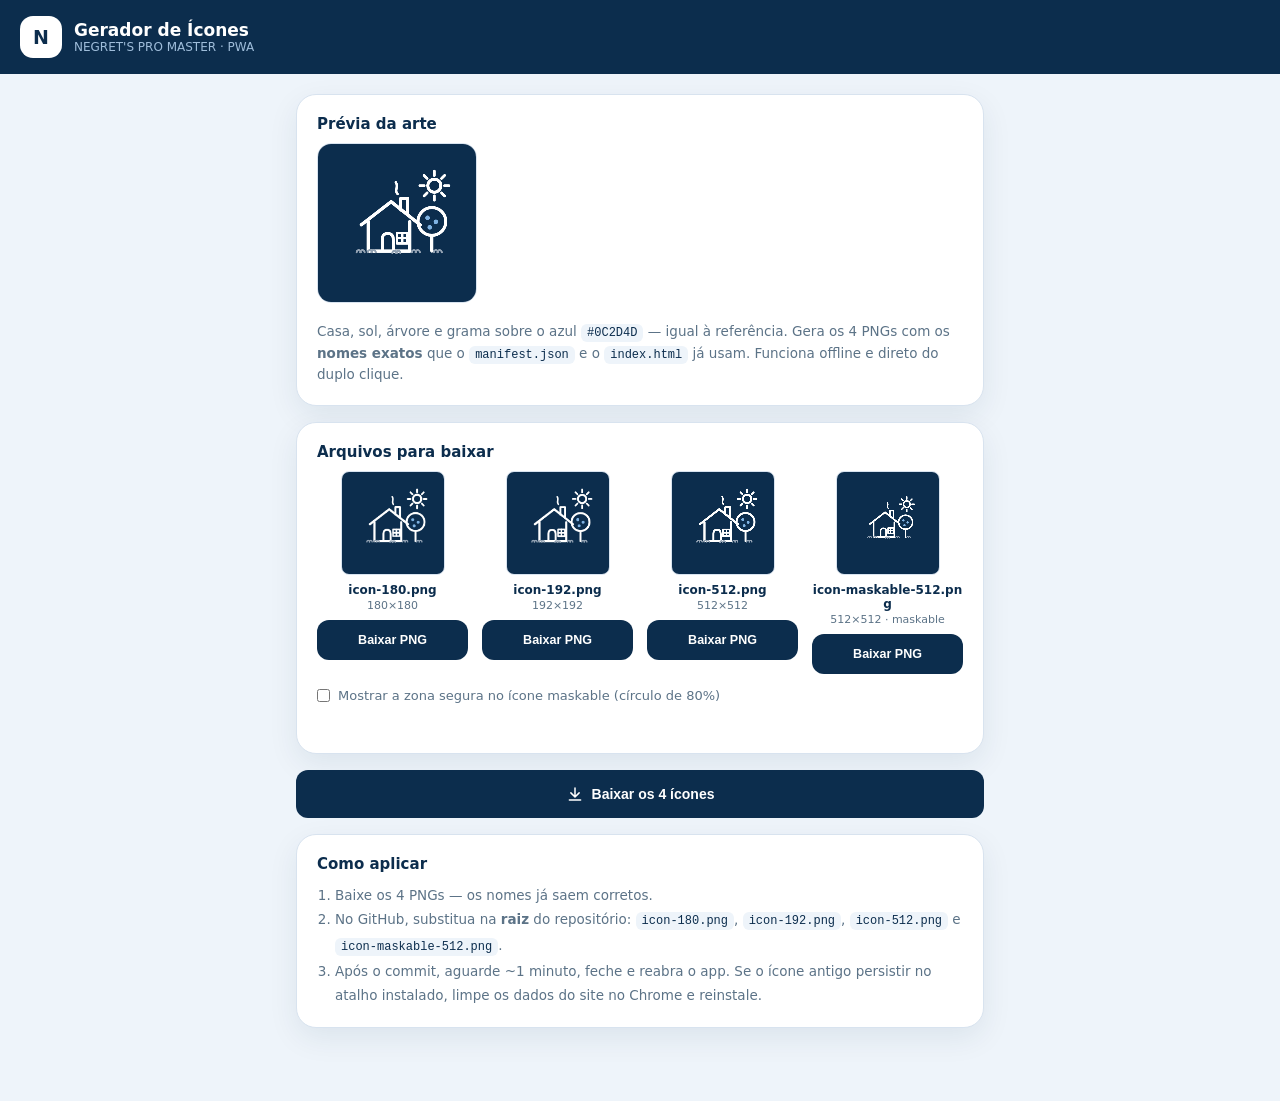
<file: gerador-icones.html>
<!DOCTYPE html>
<html lang="pt-BR">
<head>
<meta charset="UTF-8">
<meta name="viewport" content="width=device-width, initial-scale=1">
<meta name="theme-color" content="#0C2D4D">
<title>Gerador de Ícones · NEGRET'S PRO MASTER</title>
<style>
  :root{ --navy:#0C2D4D; --navy2:#123A61; --bg:#EEF4FA; --line:#D8E3EF; --ink:#13293D;
         --muted:#5C7387; --r:20px; }
  *{ margin:0; padding:0; box-sizing:border-box; }
  body{ font-family:'Segoe UI', system-ui, Arial, sans-serif; background:var(--bg); color:var(--ink); min-height:100vh; }
  header{ background:var(--navy); color:#fff; padding:16px 20px; display:flex; align-items:center; gap:12px; }
  .badge{ width:42px; height:42px; border-radius:13px; background:#fff; color:var(--navy);
          display:grid; place-items:center; font-weight:800; font-size:19px; }
  header h1{ font-size:17px; } header p{ font-size:12px; color:#9FBDDA; }
  main{ max-width:720px; margin:0 auto; padding:20px 16px 60px; }
  .card{ background:#fff; border:1px solid var(--line); border-radius:var(--r); padding:20px;
         box-shadow:0 10px 30px rgba(12,45,77,.08); margin-bottom:16px; }
  h2{ font-size:15px; color:var(--navy); margin-bottom:10px; }
  .lead{ font-size:13.5px; color:var(--muted); line-height:1.55; }
  .big{ display:flex; gap:18px; align-items:center; flex-wrap:wrap; }
  .big canvas{ width:160px; height:160px; border-radius:14px; border:1px solid var(--line); flex:none; }
  .grid{ display:grid; grid-template-columns:repeat(auto-fit, minmax(150px, 1fr)); gap:14px; }
  .out{ text-align:center; }
  .out canvas{ width:104px; height:104px; border-radius:8px; border:1px solid var(--line);
               display:block; margin:0 auto 8px; }
  .out b{ display:block; font-size:12px; color:var(--navy); word-break:break-all; }
  .out span{ font-size:11px; color:var(--muted); display:block; margin:2px 0 8px; }
  .btn{ height:48px; padding:0 18px; border-radius:12px; border:none; cursor:pointer;
        font-weight:700; font-size:14px; background:var(--navy); color:#fff;
        display:inline-flex; align-items:center; justify-content:center; gap:8px; }
  .btn:hover{ background:var(--navy2); }
  .btn.small{ height:40px; font-size:12.5px; padding:0 14px; }
  .btn.block{ width:100%; }
  label.chk{ display:flex; gap:8px; align-items:center; font-size:13px; color:var(--muted); margin-top:14px; }
  #status{ font-size:13px; margin-top:12px; min-height:18px; }
  .ok{ color:#1B7A43; font-weight:700; }
  ol{ margin:6px 0 0 18px; font-size:13.5px; color:var(--muted); line-height:1.8; }
  code{ background:var(--bg); padding:2px 6px; border-radius:6px; font-size:12px; color:var(--navy); }
</style>
</head>
<body>

<header>
  <div class="badge">N</div>
  <div><h1>Gerador de Ícones</h1><p>NEGRET'S PRO MASTER · PWA</p></div>
</header>

<main>
  <section class="card">
    <h2>Prévia da arte</h2>
    <div class="big">
      <canvas id="big" width="512" height="512"></canvas>
      <p class="lead">Casa, sol, árvore e grama sobre o azul <code>#0C2D4D</code> — igual à referência.
      Gera os 4 PNGs com os <b>nomes exatos</b> que o <code>manifest.json</code> e o
      <code>index.html</code> já usam. Funciona offline e direto do duplo clique.</p>
    </div>
  </section>

  <section class="card">
    <h2>Arquivos para baixar</h2>
    <div class="grid" id="outputs"></div>
    <label class="chk">
      <input type="checkbox" id="safe">
      Mostrar a zona segura no ícone maskable (círculo de 80%)
    </label>
    <div id="status"></div>
  </section>

  <button class="btn block" id="btn-all">
    <svg width="18" height="18" viewBox="0 0 24 24" fill="none" stroke="currentColor" stroke-width="2" stroke-linecap="round" stroke-linejoin="round"><path d="M12 4v11M6.5 10.5L12 16l5.5-5.5M4.5 20h15"/></svg>
    Baixar os 4 ícones
  </button>

  <section class="card" style="margin-top:16px">
    <h2>Como aplicar</h2>
    <ol>
      <li>Baixe os 4 PNGs — os nomes já saem corretos.</li>
      <li>No GitHub, substitua na <b>raiz</b> do repositório: <code>icon-180.png</code>,
          <code>icon-192.png</code>, <code>icon-512.png</code> e <code>icon-maskable-512.png</code>.</li>
      <li>Após o commit, aguarde ~1 minuto, feche e reabra o app. Se o ícone antigo persistir
          no atalho instalado, limpe os dados do site no Chrome e reinstale.</li>
    </ol>
  </section>
</main>

<script>
'use strict';

/* ============ paleta ============ */
const NAVY  = '#0C2D4D';  // fundo
const WHITE = '#FFFFFF';  // traços da casa, sol e árvore
const SKY   = '#7FB2E2';  // pontinhos azuis da árvore
const GRASS = '#93A2B3';  // tufos de grama

/* ============ os 4 ícones exigidos pelo manifest ============ */
const ICONS = [
  { file: 'icon-180.png',          size: 180, maskable: false },
  { file: 'icon-192.png',          size: 192, maskable: false },
  { file: 'icon-512.png',          size: 512, maskable: false },
  { file: 'icon-maskable-512.png', size: 512, maskable: true  }
];

/* ============ desenha a arte em um espaço de projeto 512×512 ============ */
function drawArtwork(ctx, size, contentScale){
  const k = (size / 512) * (contentScale || 1);
  ctx.save();
  ctx.translate(size / 2, size / 2);
  ctx.scale(k, k);
  ctx.translate(-256, -256);
  ctx.lineCap = 'round';
  ctx.lineJoin = 'round';

  ctx.strokeStyle = WHITE;

  /* --- telhado --- */
  ctx.lineWidth = 11;
  ctx.beginPath();
  ctx.moveTo(140, 262); ctx.lineTo(237, 187); ctx.lineTo(331, 262);
  ctx.stroke();

  /* --- paredes --- */
  ctx.beginPath();
  ctx.moveTo(163, 252); ctx.lineTo(163, 347);
  ctx.lineTo(297, 347); ctx.lineTo(297, 252);
  ctx.stroke();

  /* --- porta em arco --- */
  ctx.lineWidth = 10;
  ctx.beginPath();
  ctx.moveTo(208, 347);
  ctx.lineTo(208, 310);
  ctx.quadraticCurveTo(208, 290, 226, 290);
  ctx.quadraticCurveTo(244, 290, 244, 310);
  ctx.lineTo(244, 347);
  ctx.stroke();

  /* --- janela com 4 panos --- */
  ctx.lineWidth = 8;
  ctx.strokeRect(256, 288, 34, 34);
  ctx.beginPath();
  ctx.moveTo(273, 288); ctx.lineTo(273, 322);
  ctx.moveTo(256, 305); ctx.lineTo(290, 305);
  ctx.stroke();

  /* --- chaminé + fumaça --- */
  ctx.lineWidth = 10;
  ctx.beginPath();
  ctx.moveTo(268, 214); ctx.lineTo(268, 176);
  ctx.lineTo(291, 176); ctx.lineTo(291, 230);
  ctx.stroke();
  ctx.lineWidth = 8;
  ctx.beginPath();
  ctx.moveTo(258, 162);
  ctx.bezierCurveTo(246, 150, 262, 140, 252, 124);
  ctx.stroke();

  /* --- sol com 8 raios --- */
  ctx.lineWidth = 10;
  ctx.beginPath(); ctx.arc(377, 135, 21, 0, Math.PI * 2); ctx.stroke();
  ctx.lineWidth = 9;
  for (let i = 0; i < 8; i++){
    const a = i * Math.PI / 4, c = Math.cos(a), s = Math.sin(a);
    ctx.beginPath();
    ctx.moveTo(377 + c * 33, 135 + s * 33);
    ctx.lineTo(377 + c * 47, 135 + s * 47);
    ctx.stroke();
  }

  /* --- árvore com pontinhos azuis --- */
  ctx.lineWidth = 10;
  ctx.beginPath(); ctx.arc(369, 251, 45, 0, Math.PI * 2); ctx.stroke();
  ctx.beginPath(); ctx.moveTo(369, 296); ctx.lineTo(369, 347); ctx.stroke();

  ctx.fillStyle = SKY;
  [[355, 239], [382, 252], [362, 270]].forEach(([x, y]) => {
    ctx.beginPath(); ctx.arc(x, y, 7.5, 0, Math.PI * 2); ctx.fill();
  });

  /* --- tufos de grama --- */
  ctx.strokeStyle = GRASS;
  ctx.lineWidth = 6.5;
  [[138, 351], [174, 351], [254, 353], [317, 351], [388, 351]].forEach(([x, y]) => {
    ctx.beginPath(); ctx.arc(x - 6, y, 7, Math.PI, 0); ctx.stroke();
    ctx.beginPath(); ctx.arc(x + 6, y, 7, Math.PI, 0); ctx.stroke();
  });

  ctx.restore();
}

/* Pinta um canvas completo: fundo + arte + (opcional) zona segura */
function paintIcon(canvas, icon, safeZone){
  const ctx = canvas.getContext('2d');
  ctx.clearRect(0, 0, icon.size, icon.size);
  ctx.fillStyle = NAVY;
  ctx.fillRect(0, 0, icon.size, icon.size);
  /* maskable: arte reduzida p/ caber no círculo de 80% exigido pelos launchers */
  drawArtwork(ctx, icon.size, icon.maskable ? 0.78 : 1);

  if (safeZone && icon.maskable){
    ctx.save();
    ctx.strokeStyle = '#E5484D';
    ctx.lineWidth = Math.max(2, icon.size * 0.012);
    ctx.setLineDash([icon.size * 0.03, icon.size * 0.02]);
    ctx.beginPath();
    ctx.arc(icon.size / 2, icon.size / 2, icon.size * 0.4, 0, Math.PI * 2);
    ctx.stroke();
    ctx.restore();
  }
}

/* ============ download ============ */
function downloadCanvas(canvas, filename){
  return new Promise(resolve => {
    canvas.toBlob(blob => {
      const a = document.createElement('a');
      a.href = URL.createObjectURL(blob);
      a.download = filename;
      document.body.appendChild(a);
      a.click();
      a.remove();
      setTimeout(() => { URL.revokeObjectURL(a.href); resolve(); }, 800);
    }, 'image/png');
  });
}

async function downloadAll(){
  const status = document.getElementById('status');
  status.textContent = 'Gerando os 4 PNGs…';
  for (const icon of ICONS){
    const cv = document.createElement('canvas');
    cv.width = cv.height = icon.size;
    paintIcon(cv, icon, false); // sempre limpo, sem overlay
    await downloadCanvas(cv, icon.file);
  }
  status.innerHTML = '<span class="ok">Pronto! Confira a barra de downloads.</span> ' +
    'Se o navegador baixar apenas o primeiro, use os botões individuais.';
}

/* ============ montagem da tela ============ */
function buildOutputs(){
  const safe = document.getElementById('safe').checked;
  const wrap = document.getElementById('outputs');
  wrap.innerHTML = '';

  ICONS.forEach(icon => {
    const div = document.createElement('div');
    div.className = 'out';

    const cv = document.createElement('canvas');
    cv.width = cv.height = icon.size;
    paintIcon(cv, icon, safe);

    const b = document.createElement('b');
    b.textContent = icon.file;
    const s = document.createElement('span');
    s.textContent = icon.size + '×' + icon.size + (icon.maskable ? ' · maskable' : '');

    const btn = document.createElement('button');
    btn.className = 'btn small block';
    btn.textContent = 'Baixar PNG';
    btn.addEventListener('click', () => {
      const dl = document.createElement('canvas');
      dl.width = dl.height = icon.size;
      paintIcon(dl, icon, false);
      downloadCanvas(dl, icon.file);
    });

    div.append(cv, b, s, btn);
    wrap.appendChild(div);
  });
}

paintIcon(document.getElementById('big'), { size: 512, maskable: false }, false);
buildOutputs();
document.getElementById('safe').addEventListener('change', buildOutputs);
document.getElementById('btn-all').addEventListener('click', downloadAll);
</script>
</body>
  </html>
</file>
